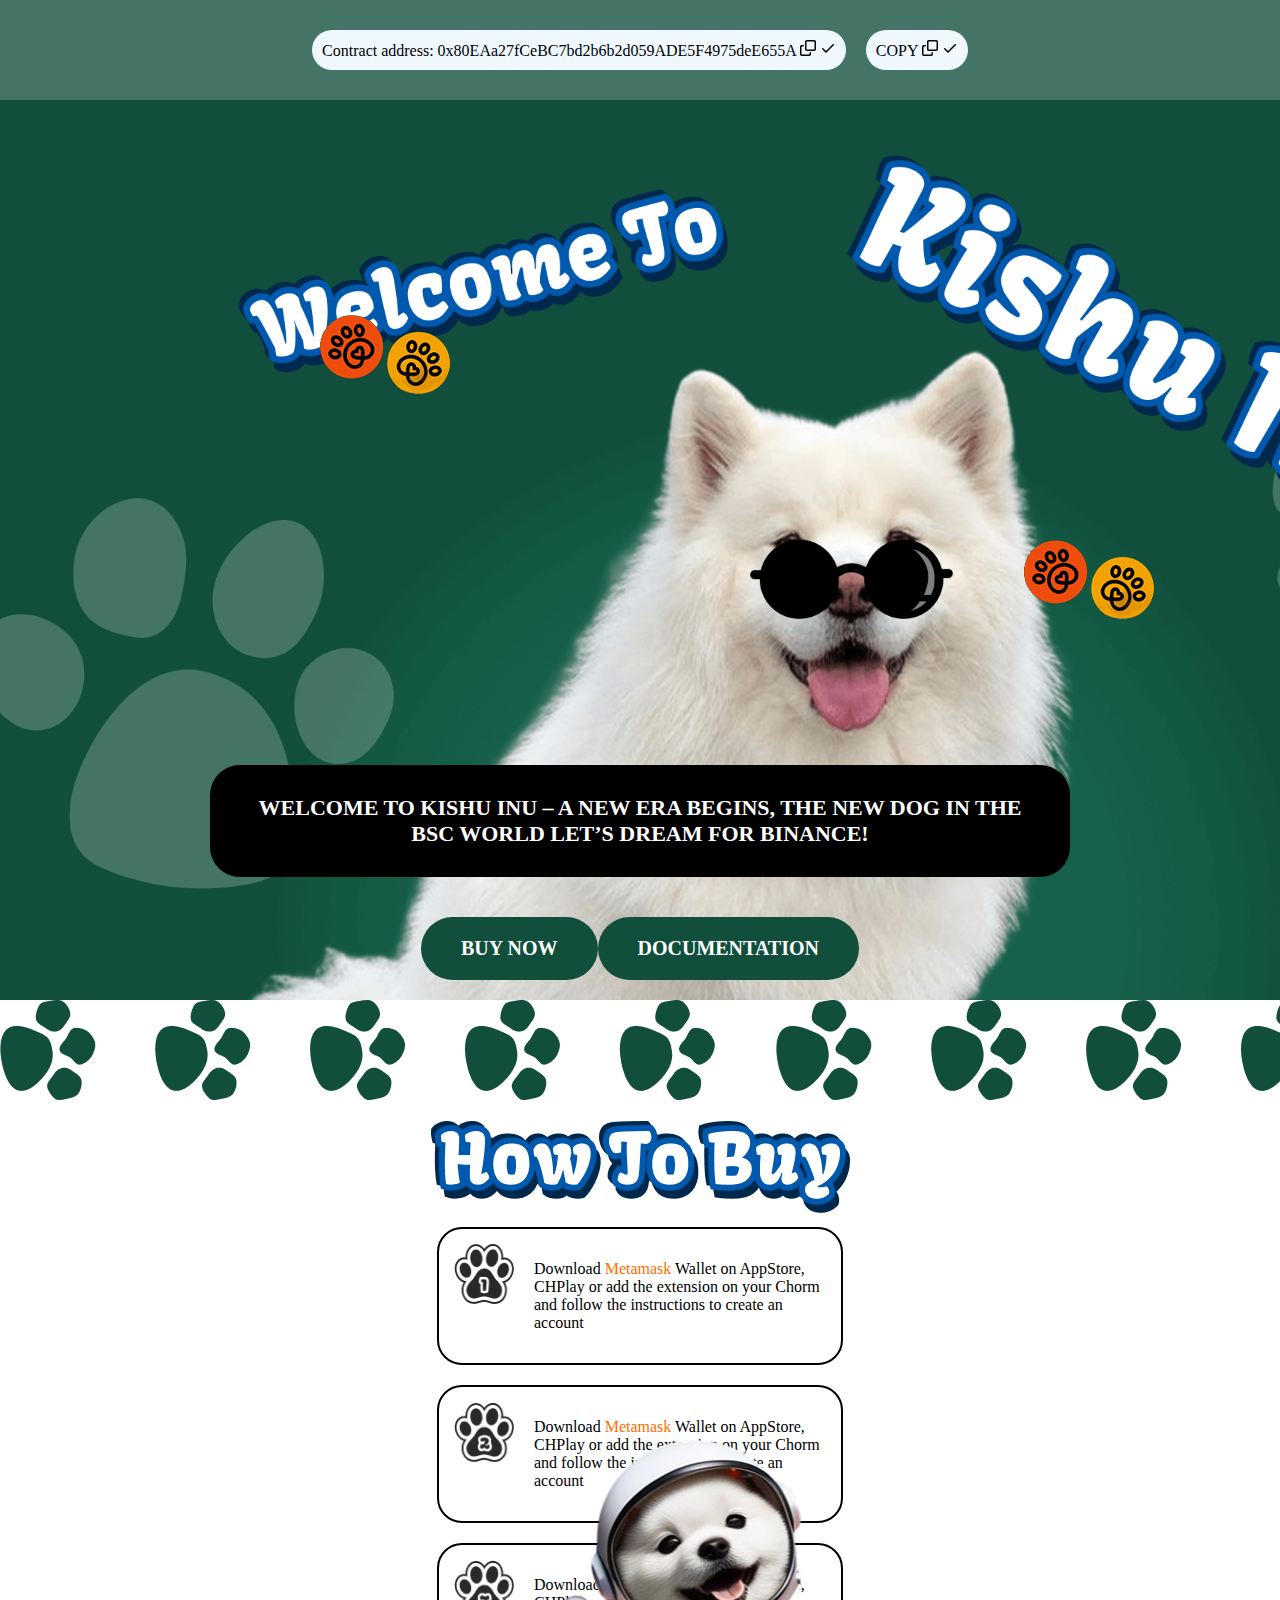
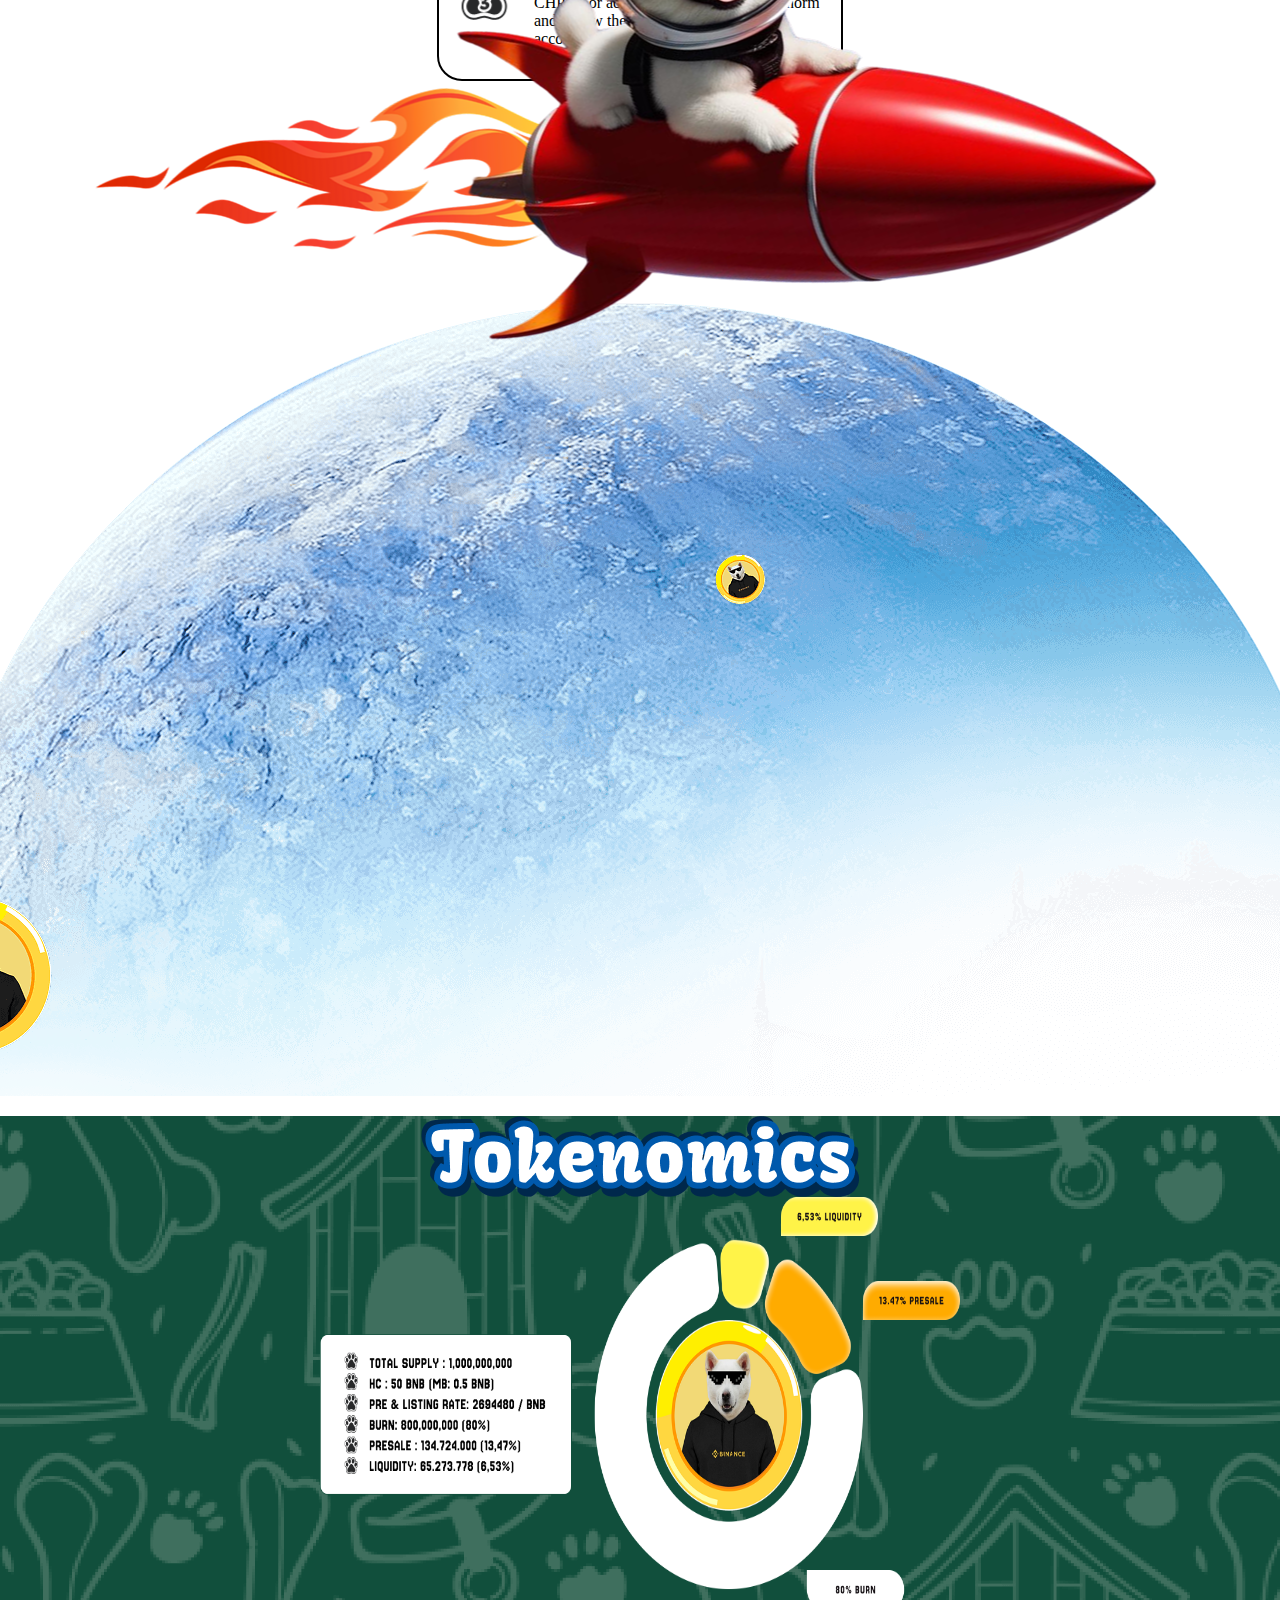
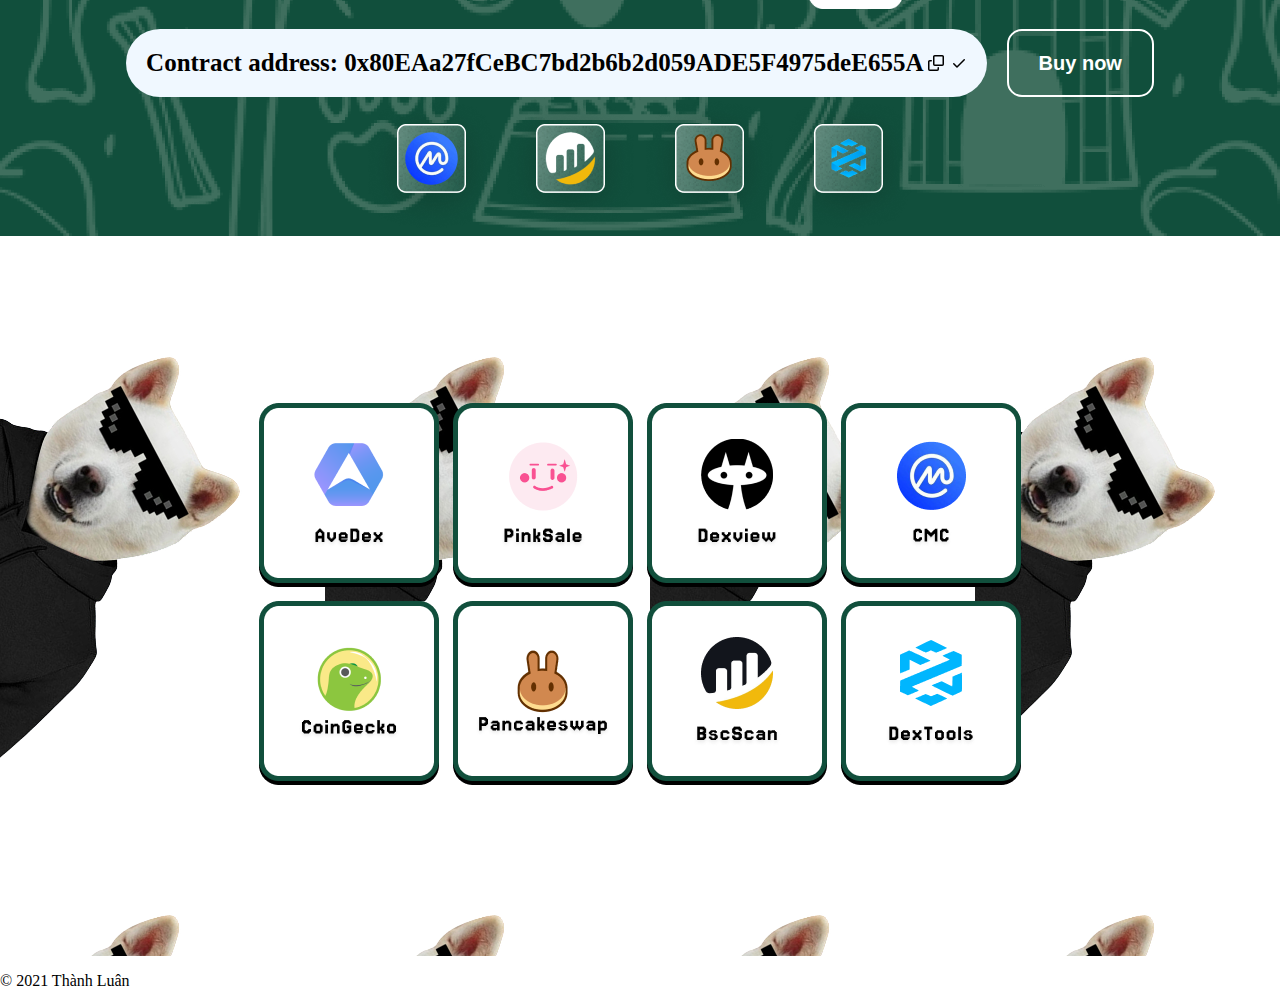
<file: index.html>
<!DOCTYPE html>
<html lang="en-US" prefix="og: https://ogp.me/ns#">

<head>
    <meta charset="UTF-8">
    <title>Thành Luân</title>
    <link rel="stylesheet" href="./src/css/styles.css">
    <script src="./src/js/scripts.js" defer></script>
</head>

<body class="home">
    <div class="container">
        <header class="header">
            <div class="contact">
                <div class="contract_address">
                    <span class="ctc-inline-copy " aria-label="Copied">
                        <span class="ctc-inline-copy-text ">Contract address:
                            0x80EAa27fCeBC7bd2b6b2d059ADE5F4975deE655A</span>
                        <textarea style="display: none;" class="ctc-inline-copy-textarea"
                            readonly="readonly">Contract address: 0x80EAa27fCeBC7bd2b6b2d059ADE5F4975deE655A</textarea>
                        <span class="ctc-inline-copy-icon" role="button" aria-label="Copied">
                            <svg aria-hidden="true" focusable="false" role="img" class="copy-icon" viewBox="0 0 16 16"
                                width="16" height="16" fill="currentColor">
                                <path
                                    d="M0 6.75C0 5.784.784 5 1.75 5h1.5a.75.75 0 0 1 0 1.5h-1.5a.25.25 0 0 0-.25.25v7.5c0 .138.112.25.25.25h7.5a.25.25 0 0 0 .25-.25v-1.5a.75.75 0 0 1 1.5 0v1.5A1.75 1.75 0 0 1 9.25 16h-7.5A1.75 1.75 0 0 1 0 14.25Z">
                                </path>
                                <path
                                    d="M5 1.75C5 .784 5.784 0 6.75 0h7.5C15.216 0 16 .784 16 1.75v7.5A1.75 1.75 0 0 1 14.25 11h-7.5A1.75 1.75 0 0 1 5 9.25Zm1.75-.25a.25.25 0 0 0-.25.25v7.5c0 .138.112.25.25.25h7.5a.25.25 0 0 0 .25-.25v-7.5a.25.25 0 0 0-.25-.25Z">
                                </path>
                            </svg> <svg aria-hidden="true" height="16" viewBox="0 0 16 16" version="1.1" width="16"
                                data-view-component="true" class="check-icon" fill="currentColor">
                                <path
                                    d="M13.78 4.22a.75.75 0 0 1 0 1.06l-7.25 7.25a.75.75 0 0 1-1.06 0L2.22 9.28a.751.751 0 0 1 .018-1.042.751.751 0 0 1 1.042-.018L6 10.94l6.72-6.72a.75.75 0 0 1 1.06 0Z">
                                </path>
                            </svg>
                        </span>
                    </span>
                </div>

                <div class="contract_copy" data-id="400a104" data-element_type="widget"
                    data-widget_type="text-editor.default">
                    <div class="elementor-widget-container">
                        <span class="ctc-inline-copy " aria-label="Copied">
                            <span class="ctc-inline-copy-text ">COPY</span>
                            <textarea style="display: none;" class="ctc-inline-copy-textarea"
                                readonly="readonly">0x80EAa27fCeBC7bd2b6b2d059ADE5F4975deE655A</textarea>
                            <span class="ctc-inline-copy-icon" role="button" aria-label="Copied">
                                <svg aria-hidden="true" focusable="false" role="img" class="copy-icon"
                                    viewBox="0 0 16 16" width="16" height="16" fill="currentColor">
                                    <path
                                        d="M0 6.75C0 5.784.784 5 1.75 5h1.5a.75.75 0 0 1 0 1.5h-1.5a.25.25 0 0 0-.25.25v7.5c0 .138.112.25.25.25h7.5a.25.25 0 0 0 .25-.25v-1.5a.75.75 0 0 1 1.5 0v1.5A1.75 1.75 0 0 1 9.25 16h-7.5A1.75 1.75 0 0 1 0 14.25Z">
                                    </path>
                                    <path
                                        d="M5 1.75C5 .784 5.784 0 6.75 0h7.5C15.216 0 16 .784 16 1.75v7.5A1.75 1.75 0 0 1 14.25 11h-7.5A1.75 1.75 0 0 1 5 9.25Zm1.75-.25a.25.25 0 0 0-.25.25v7.5c0 .138.112.25.25.25h7.5a.25.25 0 0 0 .25-.25v-7.5a.25.25 0 0 0-.25-.25Z">
                                    </path>
                                </svg> <svg aria-hidden="true" height="16" viewBox="0 0 16 16" version="1.1" width="16"
                                    data-view-component="true" class="check-icon" fill="currentColor">
                                    <path
                                        d="M13.78 4.22a.75.75 0 0 1 0 1.06l-7.25 7.25a.75.75 0 0 1-1.06 0L2.22 9.28a.751.751 0 0 1 .018-1.042.751.751 0 0 1 1.042-.018L6 10.94l6.72-6.72a.75.75 0 0 1 1.06 0Z">
                                    </path>
                                </svg> </span>
                        </span>
                    </div>
                </div>
            </div>
            <div class="slide">
                <div class="slide__content">
                    <!-- <h1 class="slide__title">Thành Luân</h1> -->
                    <p class="slide__description">Welcome to Kishu Inu – A New Era Begins, The New Dog in the BSC world
                        let’s dream for binance!</p>
                    <div class="slide__buttons">
                        <a href="https://app.thanhluan.com" class="slide__button">Buy now</a>
                        <a href="https://docs.thanhluan.com" class="slide__button">Documentation</a>
                    </div>
                </div>

                <div class="icon-binance">
                    <img src="./src/img/Layer-2-2.png" alt="">
                </div>

                <div class="icon-slide icon-1">
                    <img src="./src/img/icon_slide1.png" alt="">
                </div>

                <div class="icon-slide icon-2">
                    <img src="./src/img/icon_slide1.png" alt="">
                </div>
            </div>
        </header>
        <main>
            <div class="marquee-container">
                <div class="marquee-content">
                    <img decoding="async" src="./src/img/ver-2.png" alt="Marquee Image">
                </div>
            </div>

            <div class="information">
                <div class="how-to-buy">
                    <img src="./src/img/how-to-buy.png" alt="">
                </div>

                <div class="infor">
                    <img src="./src/img/chan1.png" alt="">
                    <p>Download <span style="color: #ff6f00;">Metamask</span> Wallet on AppStore, CHPlay or add the
                        extension on your Chorm and follow the instructions to create an account</p>
                </div>

                <div class="infor">
                    <img src="./src/img/chan2.png" alt="">
                    <p>Download <span style="color: #ff6f00;">Metamask</span> Wallet on AppStore, CHPlay or add the
                        extension on your Chorm and follow the instructions to create an account</p>
                </div>

                <div class="infor">
                    <img src="./src/img/chan3.png" alt="">
                    <p>Download <span style="color: #ff6f00;">Metamask</span> Wallet on AppStore, CHPlay or add the
                        extension on your Chorm and follow the instructions to create an account</p>
                </div>

                <img class="rocket" src="./src/img/inu_rocket.png" alt="">
                <img src="./src/img/traidat.png" alt="">
            </div>
            
            <div class="thong-ke">
                <img src="./src/img/tokenomics.png" alt="">
                <img class="chi-tiet-tk" src="./src/img/tthongke.png" alt="">

                <div class="button_contract">
                    <div class="contract_address">
                        <span class="ctc-inline-copy " aria-label="Copied">
                            <span class="ctc-inline-copy-text ">Contract address:
                                0x80EAa27fCeBC7bd2b6b2d059ADE5F4975deE655A</span>
                            <textarea style="display: none;" class="ctc-inline-copy-textarea"
                                readonly="readonly">Contract address: 0x80EAa27fCeBC7bd2b6b2d059ADE5F4975deE655A</textarea>
                            <span class="ctc-inline-copy-icon" role="button" aria-label="Copied">
                                <svg aria-hidden="true" focusable="false" role="img" class="copy-icon" viewBox="0 0 16 16"
                                    width="16" height="16" fill="currentColor">
                                    <path
                                        d="M0 6.75C0 5.784.784 5 1.75 5h1.5a.75.75 0 0 1 0 1.5h-1.5a.25.25 0 0 0-.25.25v7.5c0 .138.112.25.25.25h7.5a.25.25 0 0 0 .25-.25v-1.5a.75.75 0 0 1 1.5 0v1.5A1.75 1.75 0 0 1 9.25 16h-7.5A1.75 1.75 0 0 1 0 14.25Z">
                                    </path>
                                    <path
                                        d="M5 1.75C5 .784 5.784 0 6.75 0h7.5C15.216 0 16 .784 16 1.75v7.5A1.75 1.75 0 0 1 14.25 11h-7.5A1.75 1.75 0 0 1 5 9.25Zm1.75-.25a.25.25 0 0 0-.25.25v7.5c0 .138.112.25.25.25h7.5a.25.25 0 0 0 .25-.25v-7.5a.25.25 0 0 0-.25-.25Z">
                                    </path>
                                </svg> <svg aria-hidden="true" height="16" viewBox="0 0 16 16" version="1.1" width="16"
                                    data-view-component="true" class="check-icon" fill="currentColor">
                                    <path
                                        d="M13.78 4.22a.75.75 0 0 1 0 1.06l-7.25 7.25a.75.75 0 0 1-1.06 0L2.22 9.28a.751.751 0 0 1 .018-1.042.751.751 0 0 1 1.042-.018L6 10.94l6.72-6.72a.75.75 0 0 1 1.06 0Z">
                                    </path>
                                </svg>
                            </span>
                        </span>
                    </div>

                    <button class="btn_thong-ke">Buy now</button>
                </div>
                
                <div class="icon-mark">
                    <a class="icon-mark-btn" href="">
                        <img src="./src/img/mark1.png" alt="">
                    </a>

                    <a class="icon-mark-btn"  href="">
                        <img src="./src/img/mark2.png" alt="">
                    </a>

                    <a class="icon-mark-btn" href="">
                        <img src="./src/img/mark3.png" alt="">
                    </a>

                    <a class="icon-mark-btn" href="">
                        <img src="./src/img/mark4.png" alt="">
                    </a>
                </div>
            </div>

            <div class="doi-tac">

                <div class="ds_doi-tac1">
                    <a class="icon-doitac" href="">
                        <img src="./src/img/doitac-1.png" alt="">
                    </a>
                    <a class="icon-doitac" href="">
                        <img src="./src/img/doi-tac2.png" alt="">
                    </a>
                    <a class="icon-doitac" href="">
                        <img src="./src/img/doi-tac3.png" alt="">
                    </a>
                    <a class="icon-doitac" href="">
                        <img src="./src/img/doi-tac4.png" alt="">
                    </a>
                </div>

                <div class="ds_doi-tac2">
                    <a class="icon-doitac" href="">
                        <img src="./src/img/doi-tac5.png" alt="">
                    </a>
                    <a class="icon-doitac" href="">
                        <img src="./src/img/doi-tac6.png" alt="">
                    </a>
                    <a class="icon-doitac" href="">
                        <img src="./src/img/doi-tac7.png" alt="">
                    </a>
                    <a class="icon-doitac" href="">
                        <img src="./src/img/doi-tac8.png" alt="">
                    </a>
                </div>
                <!-- <div class="ds_doi-tac2">
                    <img class="icon-doitac" src="./src/img/doi-tac5.png" alt="">
                    <img class="icon-doitac" src="./src/img/doi-tac6.png" alt="">
                    <img class="icon-doitac" src="./src/img/doi-tac7.png" alt="">
                    <img class="icon-doitac" src="./src/img/doi-tac8.png" alt="">
                </div> -->
                
            </div>
        </main>
        <footer>
            <p>&copy; 2021 Thành Luân</p>
        </footer>
    </div>
</body>

</html>
</file>
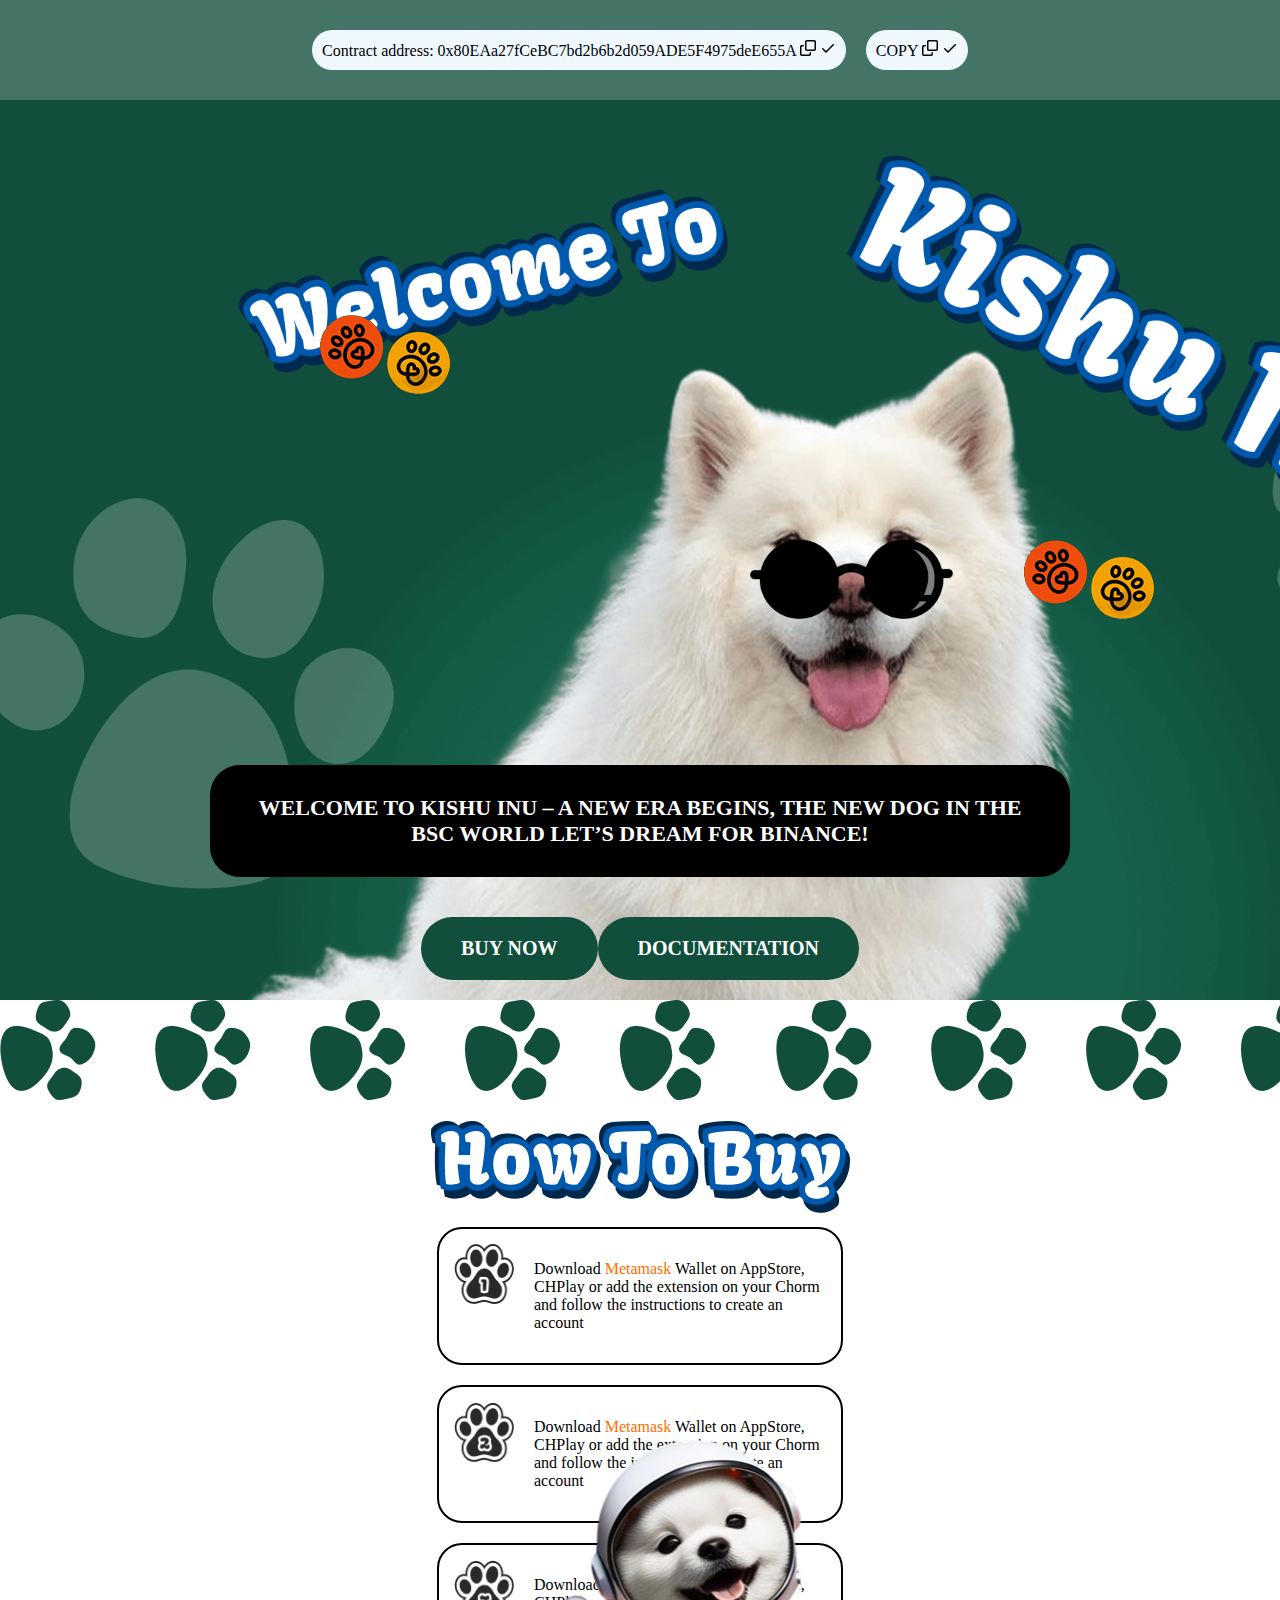
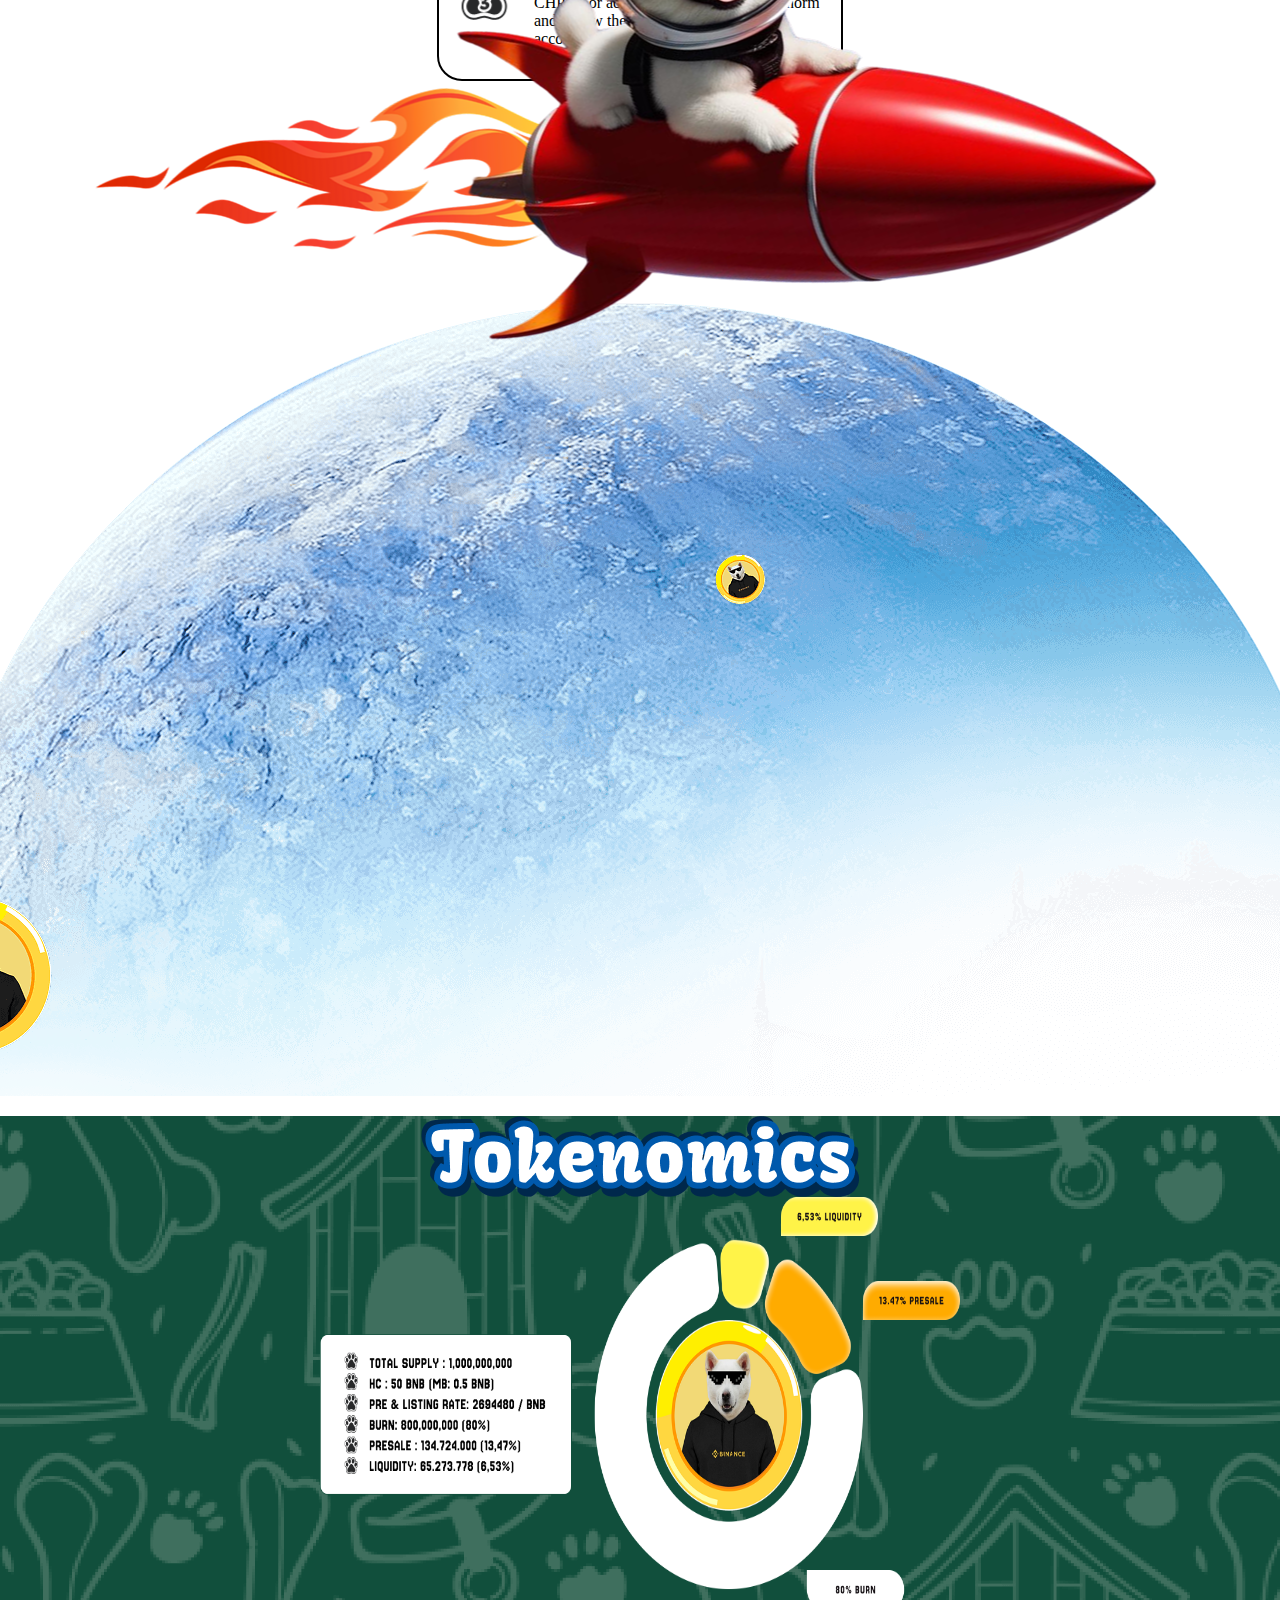
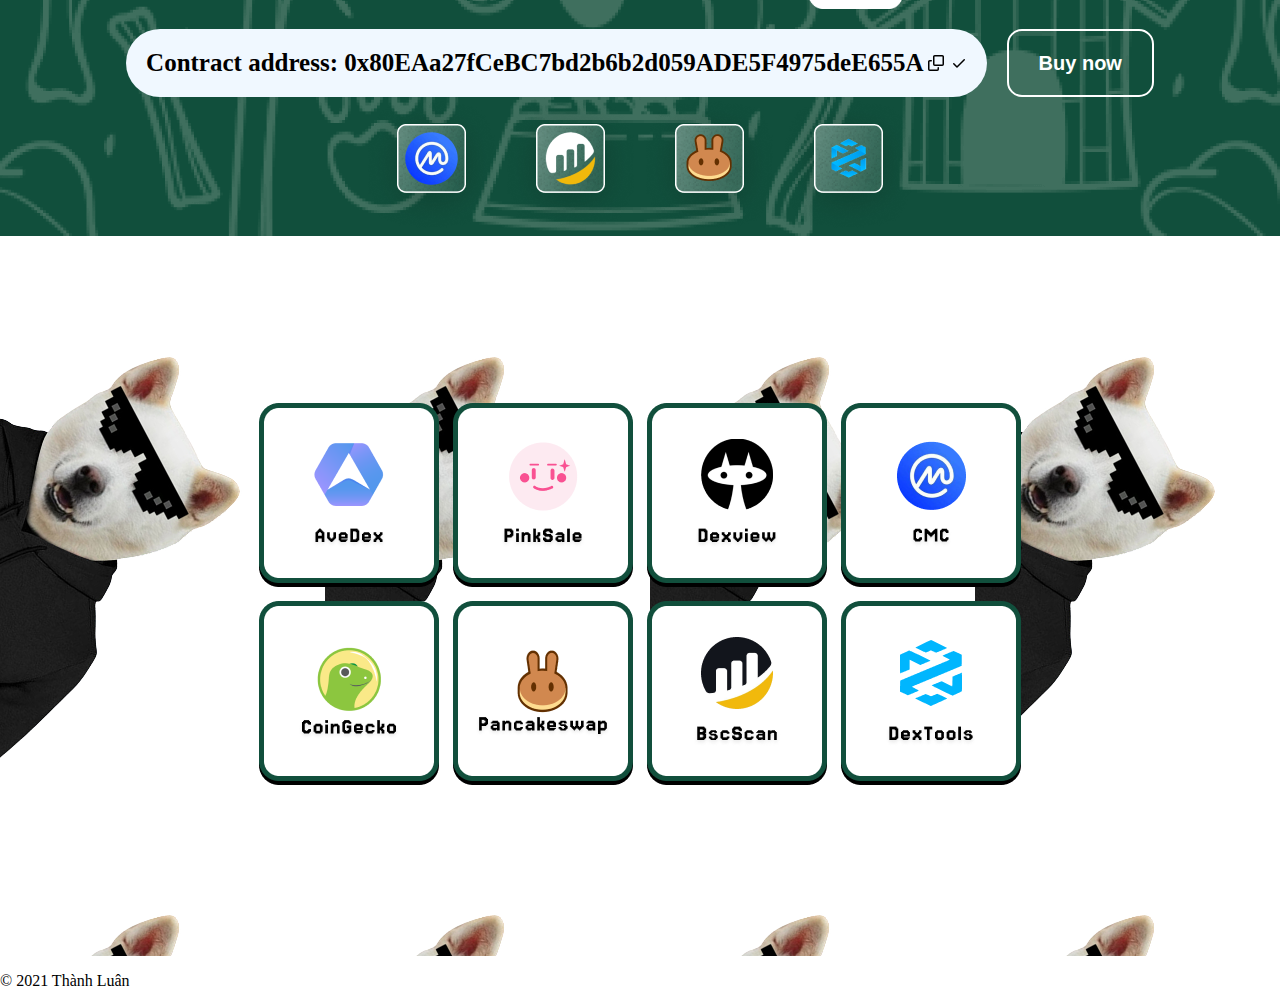
<file: src/index.html>
<!DOCTYPE html>
<html lang="en-US" prefix="og: https://ogp.me/ns#">

<head>
    <meta charset="UTF-8">
    <title>Thành Luân</title>
    <link rel="stylesheet" href="css/styles.css">
    <script src="js/scripts.js" defer></script>
</head>

<body class="home">
    <div class="container">
        <header class="header">
            <div class="contact">
                <div class="contract_address">
                    <span class="ctc-inline-copy " aria-label="Copied">
                        <span class="ctc-inline-copy-text ">Contract address:
                            0x80EAa27fCeBC7bd2b6b2d059ADE5F4975deE655A</span>
                        <textarea style="display: none;" class="ctc-inline-copy-textarea"
                            readonly="readonly">Contract address: 0x80EAa27fCeBC7bd2b6b2d059ADE5F4975deE655A</textarea>
                        <span class="ctc-inline-copy-icon" role="button" aria-label="Copied">
                            <svg aria-hidden="true" focusable="false" role="img" class="copy-icon" viewBox="0 0 16 16"
                                width="16" height="16" fill="currentColor">
                                <path
                                    d="M0 6.75C0 5.784.784 5 1.75 5h1.5a.75.75 0 0 1 0 1.5h-1.5a.25.25 0 0 0-.25.25v7.5c0 .138.112.25.25.25h7.5a.25.25 0 0 0 .25-.25v-1.5a.75.75 0 0 1 1.5 0v1.5A1.75 1.75 0 0 1 9.25 16h-7.5A1.75 1.75 0 0 1 0 14.25Z">
                                </path>
                                <path
                                    d="M5 1.75C5 .784 5.784 0 6.75 0h7.5C15.216 0 16 .784 16 1.75v7.5A1.75 1.75 0 0 1 14.25 11h-7.5A1.75 1.75 0 0 1 5 9.25Zm1.75-.25a.25.25 0 0 0-.25.25v7.5c0 .138.112.25.25.25h7.5a.25.25 0 0 0 .25-.25v-7.5a.25.25 0 0 0-.25-.25Z">
                                </path>
                            </svg> <svg aria-hidden="true" height="16" viewBox="0 0 16 16" version="1.1" width="16"
                                data-view-component="true" class="check-icon" fill="currentColor">
                                <path
                                    d="M13.78 4.22a.75.75 0 0 1 0 1.06l-7.25 7.25a.75.75 0 0 1-1.06 0L2.22 9.28a.751.751 0 0 1 .018-1.042.751.751 0 0 1 1.042-.018L6 10.94l6.72-6.72a.75.75 0 0 1 1.06 0Z">
                                </path>
                            </svg>
                        </span>
                    </span>
                </div>

                <div class="contract_copy" data-id="400a104" data-element_type="widget"
                    data-widget_type="text-editor.default">
                    <div class="elementor-widget-container">
                        <span class="ctc-inline-copy " aria-label="Copied">
                            <span class="ctc-inline-copy-text ">COPY</span>
                            <textarea style="display: none;" class="ctc-inline-copy-textarea"
                                readonly="readonly">0x80EAa27fCeBC7bd2b6b2d059ADE5F4975deE655A</textarea>
                            <span class="ctc-inline-copy-icon" role="button" aria-label="Copied">
                                <svg aria-hidden="true" focusable="false" role="img" class="copy-icon"
                                    viewBox="0 0 16 16" width="16" height="16" fill="currentColor">
                                    <path
                                        d="M0 6.75C0 5.784.784 5 1.75 5h1.5a.75.75 0 0 1 0 1.5h-1.5a.25.25 0 0 0-.25.25v7.5c0 .138.112.25.25.25h7.5a.25.25 0 0 0 .25-.25v-1.5a.75.75 0 0 1 1.5 0v1.5A1.75 1.75 0 0 1 9.25 16h-7.5A1.75 1.75 0 0 1 0 14.25Z">
                                    </path>
                                    <path
                                        d="M5 1.75C5 .784 5.784 0 6.75 0h7.5C15.216 0 16 .784 16 1.75v7.5A1.75 1.75 0 0 1 14.25 11h-7.5A1.75 1.75 0 0 1 5 9.25Zm1.75-.25a.25.25 0 0 0-.25.25v7.5c0 .138.112.25.25.25h7.5a.25.25 0 0 0 .25-.25v-7.5a.25.25 0 0 0-.25-.25Z">
                                    </path>
                                </svg> <svg aria-hidden="true" height="16" viewBox="0 0 16 16" version="1.1" width="16"
                                    data-view-component="true" class="check-icon" fill="currentColor">
                                    <path
                                        d="M13.78 4.22a.75.75 0 0 1 0 1.06l-7.25 7.25a.75.75 0 0 1-1.06 0L2.22 9.28a.751.751 0 0 1 .018-1.042.751.751 0 0 1 1.042-.018L6 10.94l6.72-6.72a.75.75 0 0 1 1.06 0Z">
                                    </path>
                                </svg> </span>
                        </span>
                    </div>
                </div>
            </div>
            <div class="slide">
                <div class="slide__content">
                    <!-- <h1 class="slide__title">Thành Luân</h1> -->
                    <p class="slide__description">Welcome to Kishu Inu – A New Era Begins, The New Dog in the BSC world
                        let’s dream for binance!</p>
                    <div class="slide__buttons">
                        <a href="https://app.thanhluan.com" class="slide__button">Buy now</a>
                        <a href="https://docs.thanhluan.com" class="slide__button">Documentation</a>
                    </div>
                </div>

                <div class="icon-binance">
                    <img src="./img/Layer-2-2.png" alt="">
                </div>

                <div class="icon-slide icon-1">
                    <img src="./img/icon_slide1.png" alt="">
                </div>

                <div class="icon-slide icon-2">
                    <img src="./img/icon_slide1.png" alt="">
                </div>
            </div>
        </header>
        <main>
            <div class="marquee-container">
                <div class="marquee-content">
                    <img decoding="async" src="./img/ver-2.png" alt="Marquee Image">
                </div>
            </div>

            <div class="information">
                <div class="how-to-buy">
                    <img src="./img/how-to-buy.png" alt="">
                </div>

                <div class="infor">
                    <img src="./img/chan1.png" alt="">
                    <p>Download <span style="color: #ff6f00;">Metamask</span> Wallet on AppStore, CHPlay or add the
                        extension on your Chorm and follow the instructions to create an account</p>
                </div>

                <div class="infor">
                    <img src="./img/chan2.png" alt="">
                    <p>Download <span style="color: #ff6f00;">Metamask</span> Wallet on AppStore, CHPlay or add the
                        extension on your Chorm and follow the instructions to create an account</p>
                </div>

                <div class="infor">
                    <img src="./img/chan3.png" alt="">
                    <p>Download <span style="color: #ff6f00;">Metamask</span> Wallet on AppStore, CHPlay or add the
                        extension on your Chorm and follow the instructions to create an account</p>
                </div>

                <img class="rocket" src="./img/inu_rocket.png" alt="">
                <img src="./img/traidat.png" alt="">
            </div>
            
            <div class="thong-ke">
                <img src="./img/tokenomics.png" alt="">
                <img class="chi-tiet-tk" src="./img/tthongke.png" alt="">

                <div class="button_contract">
                    <div class="contract_address">
                        <span class="ctc-inline-copy " aria-label="Copied">
                            <span class="ctc-inline-copy-text ">Contract address:
                                0x80EAa27fCeBC7bd2b6b2d059ADE5F4975deE655A</span>
                            <textarea style="display: none;" class="ctc-inline-copy-textarea"
                                readonly="readonly">Contract address: 0x80EAa27fCeBC7bd2b6b2d059ADE5F4975deE655A</textarea>
                            <span class="ctc-inline-copy-icon" role="button" aria-label="Copied">
                                <svg aria-hidden="true" focusable="false" role="img" class="copy-icon" viewBox="0 0 16 16"
                                    width="16" height="16" fill="currentColor">
                                    <path
                                        d="M0 6.75C0 5.784.784 5 1.75 5h1.5a.75.75 0 0 1 0 1.5h-1.5a.25.25 0 0 0-.25.25v7.5c0 .138.112.25.25.25h7.5a.25.25 0 0 0 .25-.25v-1.5a.75.75 0 0 1 1.5 0v1.5A1.75 1.75 0 0 1 9.25 16h-7.5A1.75 1.75 0 0 1 0 14.25Z">
                                    </path>
                                    <path
                                        d="M5 1.75C5 .784 5.784 0 6.75 0h7.5C15.216 0 16 .784 16 1.75v7.5A1.75 1.75 0 0 1 14.25 11h-7.5A1.75 1.75 0 0 1 5 9.25Zm1.75-.25a.25.25 0 0 0-.25.25v7.5c0 .138.112.25.25.25h7.5a.25.25 0 0 0 .25-.25v-7.5a.25.25 0 0 0-.25-.25Z">
                                    </path>
                                </svg> <svg aria-hidden="true" height="16" viewBox="0 0 16 16" version="1.1" width="16"
                                    data-view-component="true" class="check-icon" fill="currentColor">
                                    <path
                                        d="M13.78 4.22a.75.75 0 0 1 0 1.06l-7.25 7.25a.75.75 0 0 1-1.06 0L2.22 9.28a.751.751 0 0 1 .018-1.042.751.751 0 0 1 1.042-.018L6 10.94l6.72-6.72a.75.75 0 0 1 1.06 0Z">
                                    </path>
                                </svg>
                            </span>
                        </span>
                    </div>

                    <button class="btn_thong-ke">Buy now</button>
                </div>
                
                <div class="icon-mark">
                    <a class="icon-mark-btn" href="">
                        <img src="./img/mark1.png" alt="">
                    </a>

                    <a class="icon-mark-btn"  href="">
                        <img src="./img/mark2.png" alt="">
                    </a>

                    <a class="icon-mark-btn" href="">
                        <img src="./img/mark3.png" alt="">
                    </a>

                    <a class="icon-mark-btn" href="">
                        <img src="./img/mark4.png" alt="">
                    </a>
                </div>
            </div>

            <div class="doi-tac">

                <div class="ds_doi-tac1">
                    <a class="icon-doitac" href="">
                        <img src="./img/doitac-1.png" alt="">
                    </a>
                    <a class="icon-doitac" href="">
                        <img src="./img/doi-tac2.png" alt="">
                    </a>
                    <a class="icon-doitac" href="">
                        <img src="./img/doi-tac3.png" alt="">
                    </a>
                    <a class="icon-doitac" href="">
                        <img src="./img/doi-tac4.png" alt="">
                    </a>
                </div>

                <div class="ds_doi-tac2">
                    <a class="icon-doitac" href="">
                        <img src="./img/doi-tac5.png" alt="">
                    </a>
                    <a class="icon-doitac" href="">
                        <img src="./img/doi-tac6.png" alt="">
                    </a>
                    <a class="icon-doitac" href="">
                        <img src="./img/doi-tac7.png" alt="">
                    </a>
                    <a class="icon-doitac" href="">
                        <img src="./img/doi-tac8.png" alt="">
                    </a>
                </div>
                <!-- <div class="ds_doi-tac2">
                    <img class="icon-doitac" src="./img/doi-tac5.png" alt="">
                    <img class="icon-doitac" src="./img/doi-tac6.png" alt="">
                    <img class="icon-doitac" src="./img/doi-tac7.png" alt="">
                    <img class="icon-doitac" src="./img/doi-tac8.png" alt="">
                </div> -->
                
            </div>
        </main>
        <footer>
            <p>&copy; 2021 Thành Luân</p>
        </footer>
    </div>
</body>

</html>
</file>
<file: src/css/styles.css>
.home {
    margin: 0;
}

.header {
display: flex;
flex-direction: column;
}

.contact {
    /* position: absolute; */
    background-color:#437465;
    width: 100%;
    display: flex;
    flex-direction: row;
    align-items: center;
    justify-content: center;
    height: 100px;
    /* background-color: transparent; */
    /* z-index: 100; */
}

.contract_address {
    background-color: aliceblue;
    padding: 10px;
    border-radius: 50px;
    margin-right: 20px;
}

.contract_copy {
    background-color: aliceblue;
    padding: 10px;
    border-radius: 50px;
}

.slide {
    /* margin-top: 100px; */
    background: url('../img/Frame-1597882528.png') no-repeat;
    background-size: cover;
    width: 100%;
    height: 100vh;
    display: flex;
    justify-content: center;
    align-items: end;
    text-align: center;
    color: white;
    padding: 20px;
    box-sizing: border-box;
}

.icon-binance {
    position: absolute;
    top: 0; /* Start from the top */
    left: 47%;
    opacity: 0; /* Start with invisible */
    animation: dropIn 2s ease-in-out forwards; /* Animation to drop in */
}

@keyframes dropIn {
    0% {
        top: 0; /* Start from the top */
        opacity: 0; /* Start with invisible */
    }
    100% {
        top: 45%; /* End at the current position */
        opacity: 1; /* End with fully visible */
    }
}

.icon-slide.icon-1{
    position: absolute;
    top: 35%;
    left: 25%;
}

.icon-slide.icon-2{
    position: absolute;
    top: 60%;
    left: 80%;
}

.icon-slide {
    animation: float 3s ease-in-out infinite;
}

.slide__description {
    max-width: 800px;
    margin: 0 auto;
    background-color: black;
    padding: 30px;
    border-radius: 30px;
    font-size: 22px;
    font-weight: 600;
    text-transform: uppercase;
}

.slide__buttons {
    display: flex;
    justify-content: center;
    margin-top: 20px;
}

.slide__button {
    background-color: #114f3c;
    padding: 20px 40px;
    border-radius: 50px;
    font-size: 20px;
    font-weight: 600;
    text-transform: uppercase;
    color: rgb(255, 255, 255);
    margin-top: 20px;
    cursor: pointer;
    text-decoration: none;
}

.marquee-container {
    width: 100%;
    overflow: hidden;
}

.marquee-content {
    display: flex;
    white-space: nowrap;
    overflow: hidden;
    animation: marquee 20s linear infinite;
}

@keyframes marquee {
    0% {
        transform: translateX(100%);
    }
    100% {
        transform: translateX(-100%);
    }
}

.information {
    display: flex;
    flex-direction: column;
    align-items: center;
    padding: 20px;
}

.infor {
    display: flex;
    flex-direction: row;
    border: #000 2px solid;
    border-radius: 25px;
    padding: 15px;
    margin: 10px 0px;
    width: 30%
}

.infor img{
    width: 60px;
    height: 60px;
    /* border-radius: 50%; */
    margin-right: 20px;
}

.rocket {
    position: absolute;
    top: 180%; /* Center vertically */
    left: 50%; /* Center horizontally */
    transform: translate(-50%, -50%); /* Adjust position to be exactly in the center */
    animation: float 3s ease-in-out infinite; /* Add floating animation */
    z-index: 100;
}

@keyframes float {
    0%, 100% {
        transform: translate(-50%, -50%) translateY(-15px);
    }
    50% {
        transform: translate(-50%, -50%) translateY(15px);
    }
}

.thong-ke {
    background: url('../img/bg_xuong_cho.png');
    height: 80vh;
    width: 100%;
    display: flex;
    flex-direction: column;
    justify-content: center;
    align-items: center;
}

.thong-ke .chi-tiet-tk {
    width: 50%;
    height: 60%;
}

.button_contract {
    display: flex;
    margin-top: 20px;
    /* width: 50%; */
}

.button_contract .contract_address {
    font-size: 25px;
    text-align: center;
    padding: 20px;
    font-weight: 800;
}

.btn_thong-ke {
    background-color: transparent;
    color: white;
    border: white 2px solid;
    padding: 20px 30px;
    border-radius: 15px;
    font-size: 20px;
    font-weight: 800;
}

.icon-mark-btn {
    display: inline-block;
    transition: transform 0.3s ease-in-out;
}

.icon-mark-btn:hover {
    transform: scale(1.2); /* Zoom in effect */
}

.doi-tac {
    background: url('../img/cho1.png');
    height: 80vh;
    width: 100%;
    display: flex;
    flex-direction: column;
    justify-content: center;
    align-items: center;
}

.ds_doi-tac {

}

.icon-doitac {
    margin: 5px;
    display: inline-block;

    /* cursor: pointer; */
    transition: transform 0.3s ease-in-out;
}

.icon-doitac:hover {
    transform: scale(1.2); /* Zoom in effect */
}
</file>
